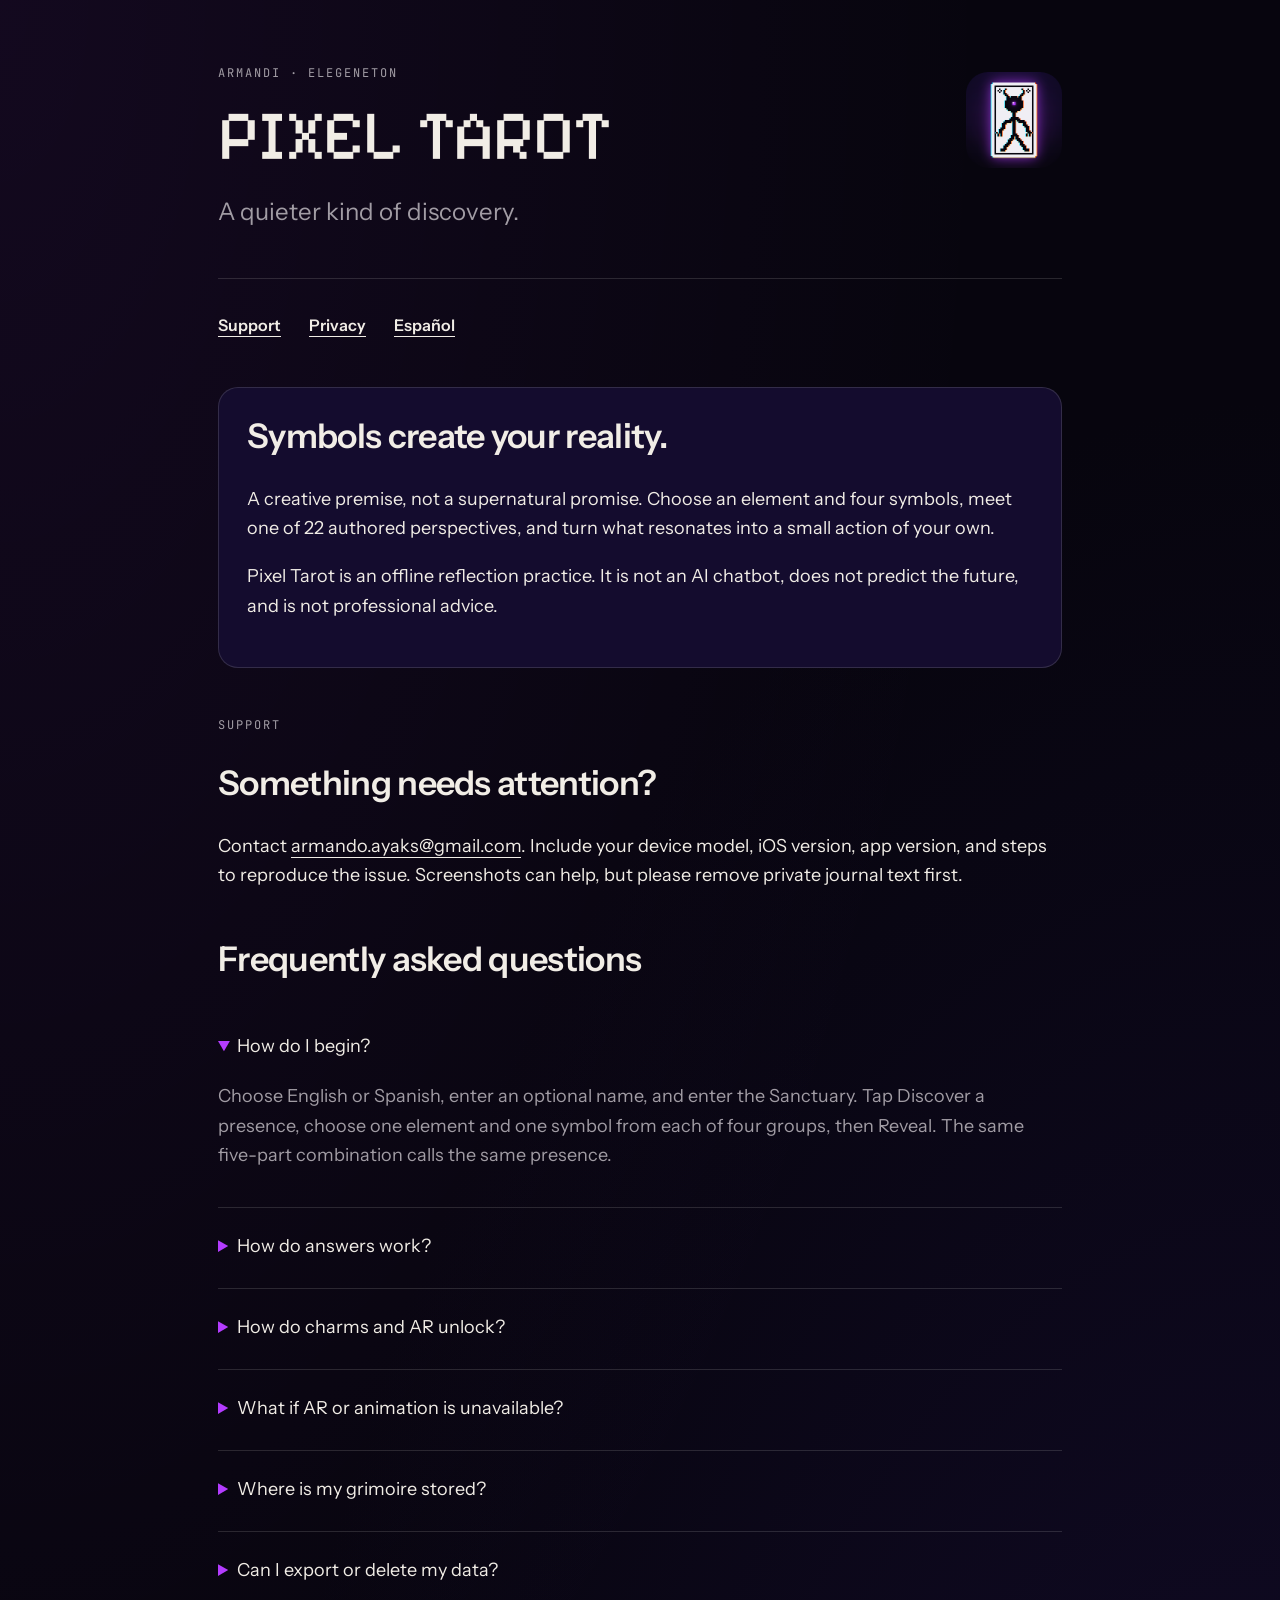
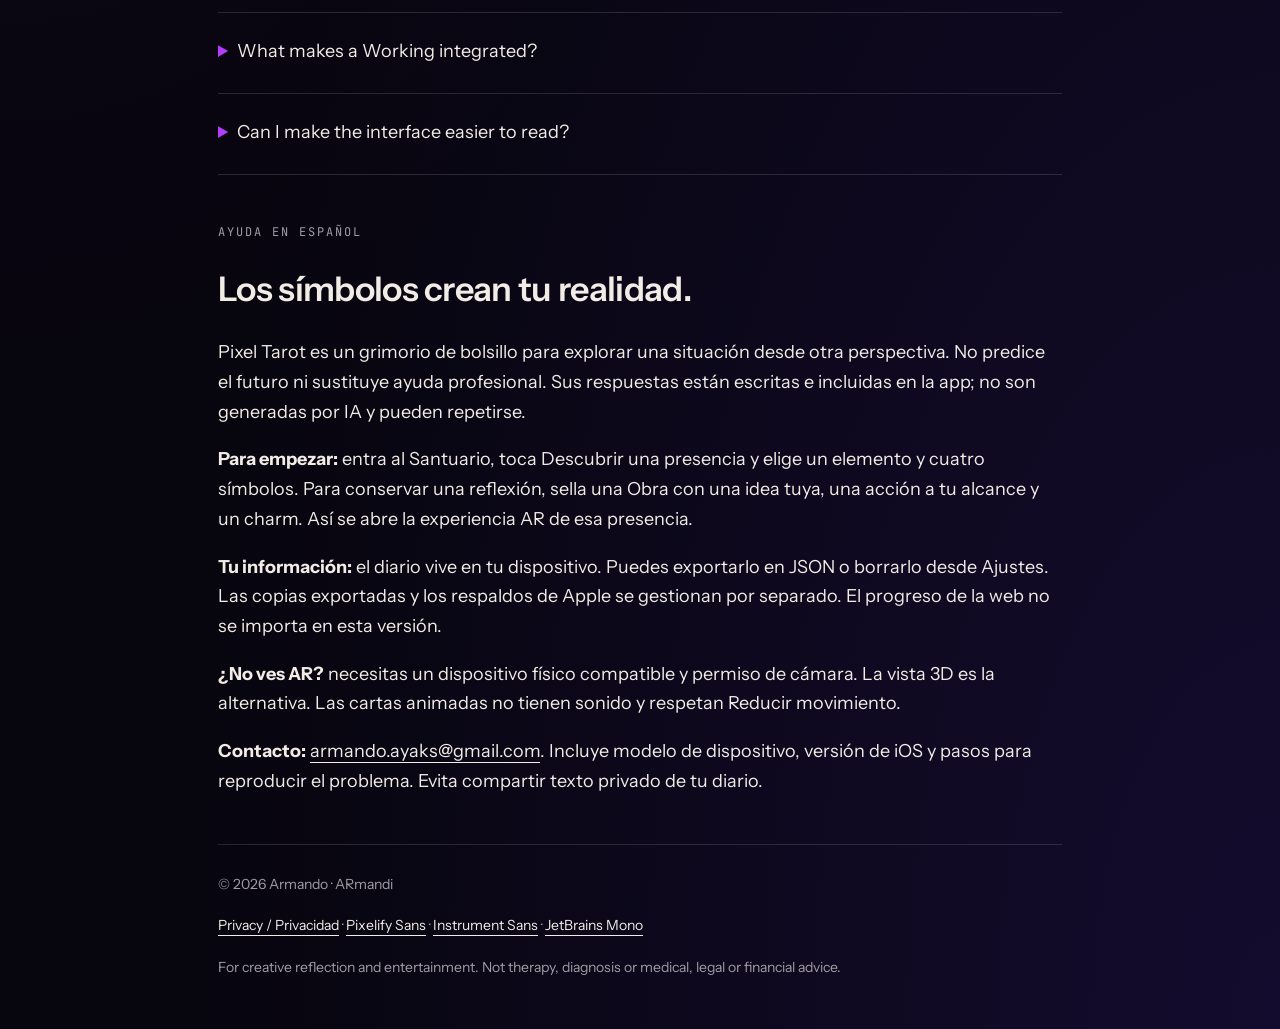
<file: index.html>
<!doctype html>
<html lang="en">
<head>
  <meta charset="utf-8">
  <meta name="viewport" content="width=device-width, initial-scale=1">
  <meta name="description" content="Support for Pixel Tarot, an offline symbolic oracle and personal grimoire by ARmandi.">
  <title>Pixel Tarot | Support</title>
  <link rel="stylesheet" href="style.css">
</head>
<body>
<main>
  <header><img src="icon.png" width="96" height="96" alt="Pixel Tarot app icon: a pixel tarot card with a horned stick figure"><p class="eyebrow">ARMANDI · ELEGENETON</p><h1>PIXEL TAROT</h1><p class="lead">A quieter kind of discovery.</p></header>
  <nav aria-label="Page sections"><a href="#support">Support</a><a href="privacy.html">Privacy</a><a href="#es" lang="es">Español</a></nav>
  <section class="panel"><h2>Symbols create your reality.</h2><p>A creative premise, not a supernatural promise. Choose an element and four symbols, meet one of 22 authored perspectives, and turn what resonates into a small action of your own.</p><p>Pixel Tarot is an offline reflection practice. It is not an AI chatbot, does not predict the future, and is not professional advice.</p></section>
  <section id="support"><p class="eyebrow">SUPPORT</p><h2>Something needs attention?</h2><p>Contact <a href="mailto:armando.ayaks@gmail.com?subject=Pixel%20Tarot%20Support">armando.ayaks@gmail.com</a>. Include your device model, iOS version, app version, and steps to reproduce the issue. Screenshots can help, but please remove private journal text first.</p></section>
  <section><h2>Frequently asked questions</h2>
    <details open><summary>How do I begin?</summary><p>Choose English or Spanish, enter an optional name, and enter the Sanctuary. Tap Discover a presence, choose one element and one symbol from each of four groups, then Reveal. The same five-part combination calls the same presence.</p></details>
    <details><summary>How do answers work?</summary><p>The app selects from a local library of written perspectives using rules for some topics and conversational intents. Each presence has its own voice. It is not generative AI and cannot understand every question; content will eventually repeat. You choose whether a perspective is useful.</p></details>
    <details><summary>How do charms and AR unlock?</summary><p>After a reflection, tap Seal this Working. Write an insight in your own words, choose a realistic action and a charm. Sealing opens that presence's AR chamber. In Egregodex, open the presence and choose Experience in AR. There are no paid pulls, timers or lost streaks.</p></details>
    <details><summary>What if AR or animation is unavailable?</summary><p>AR requires a compatible physical device and camera access. Quick Look can show the 3D object when AR is unavailable. Animations are silent; they pause in the background and respect Reduce Motion and the Animated cards setting. Your journal and collection remain available without AR.</p></details>
    <details><summary>Where is my grimoire stored?</summary><p>On your device, in the app's private storage. There is no account or cloud sync. Apple device backups may include it according to your settings. Browser and native-app collections are separate; this release does not import the web app's progress.</p></details>
    <details><summary>Can I export or delete my data?</summary><p>In Settings, use Export my grimoire (JSON), or Delete all my data. In Journal you can delete individual Workings. Exported copies and Apple backups are separate and are not erased by the app's reset. Export is for keeping a readable archive; importing it is not currently supported.</p></details>
    <details><summary>What makes a Working integrated?</summary><p>Return to Journal after trying your action, and record what actually happened. There is no deadline or required result. The observation, not repeated app use, completes the step.</p></details>
    <details><summary>Can I make the interface easier to read?</summary><p>Use iOS Text Size and accessibility settings. Cards preserve their proportions, text can grow and pages scroll when needed. On iPhone Duo the layout responds to available space, orientation and the active fold.</p></details>
  </section>
  <section id="es" lang="es"><p class="eyebrow">AYUDA EN ESPAÑOL</p><h2>Los símbolos crean tu realidad.</h2><p>Pixel Tarot es un grimorio de bolsillo para explorar una situación desde otra perspectiva. No predice el futuro ni sustituye ayuda profesional. Sus respuestas están escritas e incluidas en la app; no son generadas por IA y pueden repetirse.</p><p><strong>Para empezar:</strong> entra al Santuario, toca Descubrir una presencia y elige un elemento y cuatro símbolos. Para conservar una reflexión, sella una Obra con una idea tuya, una acción a tu alcance y un charm. Así se abre la experiencia AR de esa presencia.</p><p><strong>Tu información:</strong> el diario vive en tu dispositivo. Puedes exportarlo en JSON o borrarlo desde Ajustes. Las copias exportadas y los respaldos de Apple se gestionan por separado. El progreso de la web no se importa en esta versión.</p><p><strong>¿No ves AR?</strong> necesitas un dispositivo físico compatible y permiso de cámara. La vista 3D es la alternativa. Las cartas animadas no tienen sonido y respetan Reducir movimiento.</p><p><strong>Contacto:</strong> <a href="mailto:armando.ayaks@gmail.com?subject=Soporte%20Pixel%20Tarot">armando.ayaks@gmail.com</a>. Incluye modelo de dispositivo, versión de iOS y pasos para reproducir el problema. Evita compartir texto privado de tu diario.</p></section>
  <footer><p>© 2026 Armando · ARmandi</p><p><a href="privacy.html">Privacy / Privacidad</a> · <a href="OFL.txt">Pixelify Sans</a> · <a href="InstrumentSans-OFL.txt">Instrument Sans</a> · <a href="JetBrainsMono-OFL.txt">JetBrains Mono</a></p><p>For creative reflection and entertainment. Not therapy, diagnosis or medical, legal or financial advice.</p></footer>
</main>
</body>
</html>
</file>
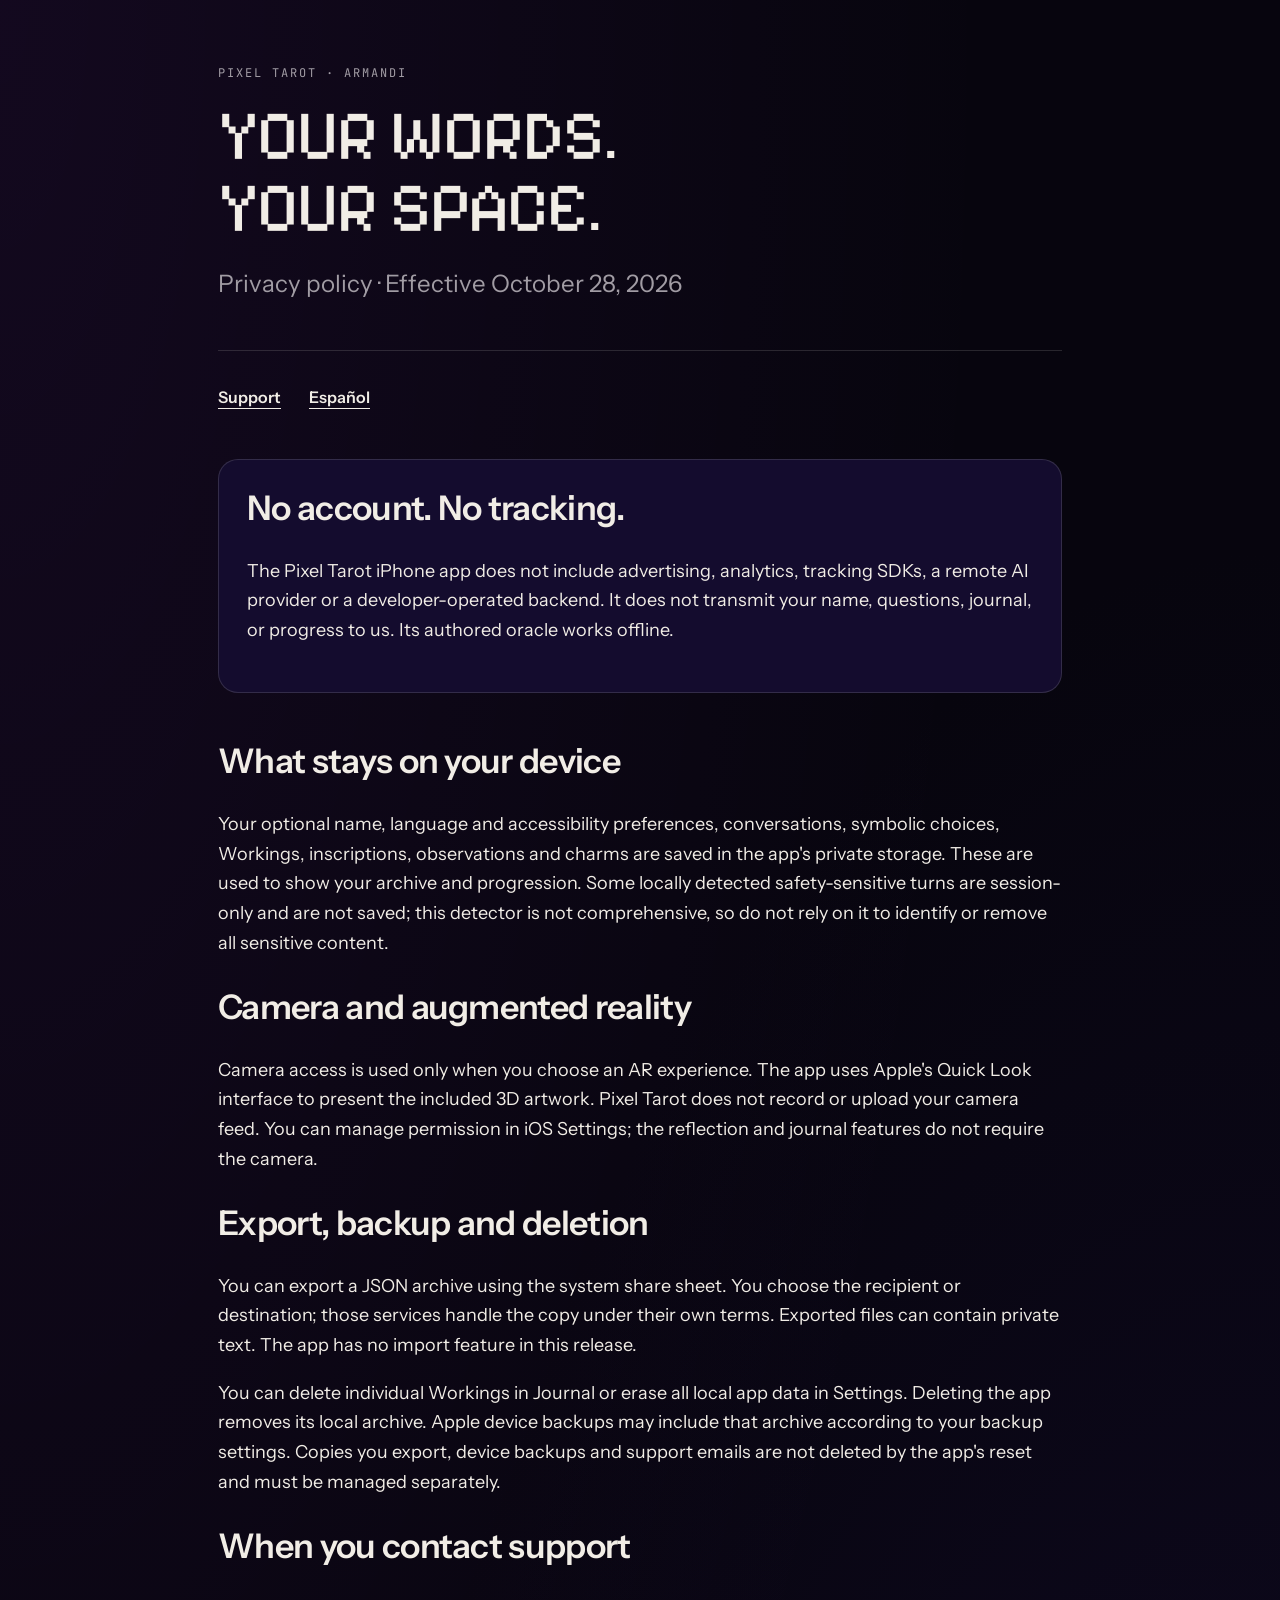
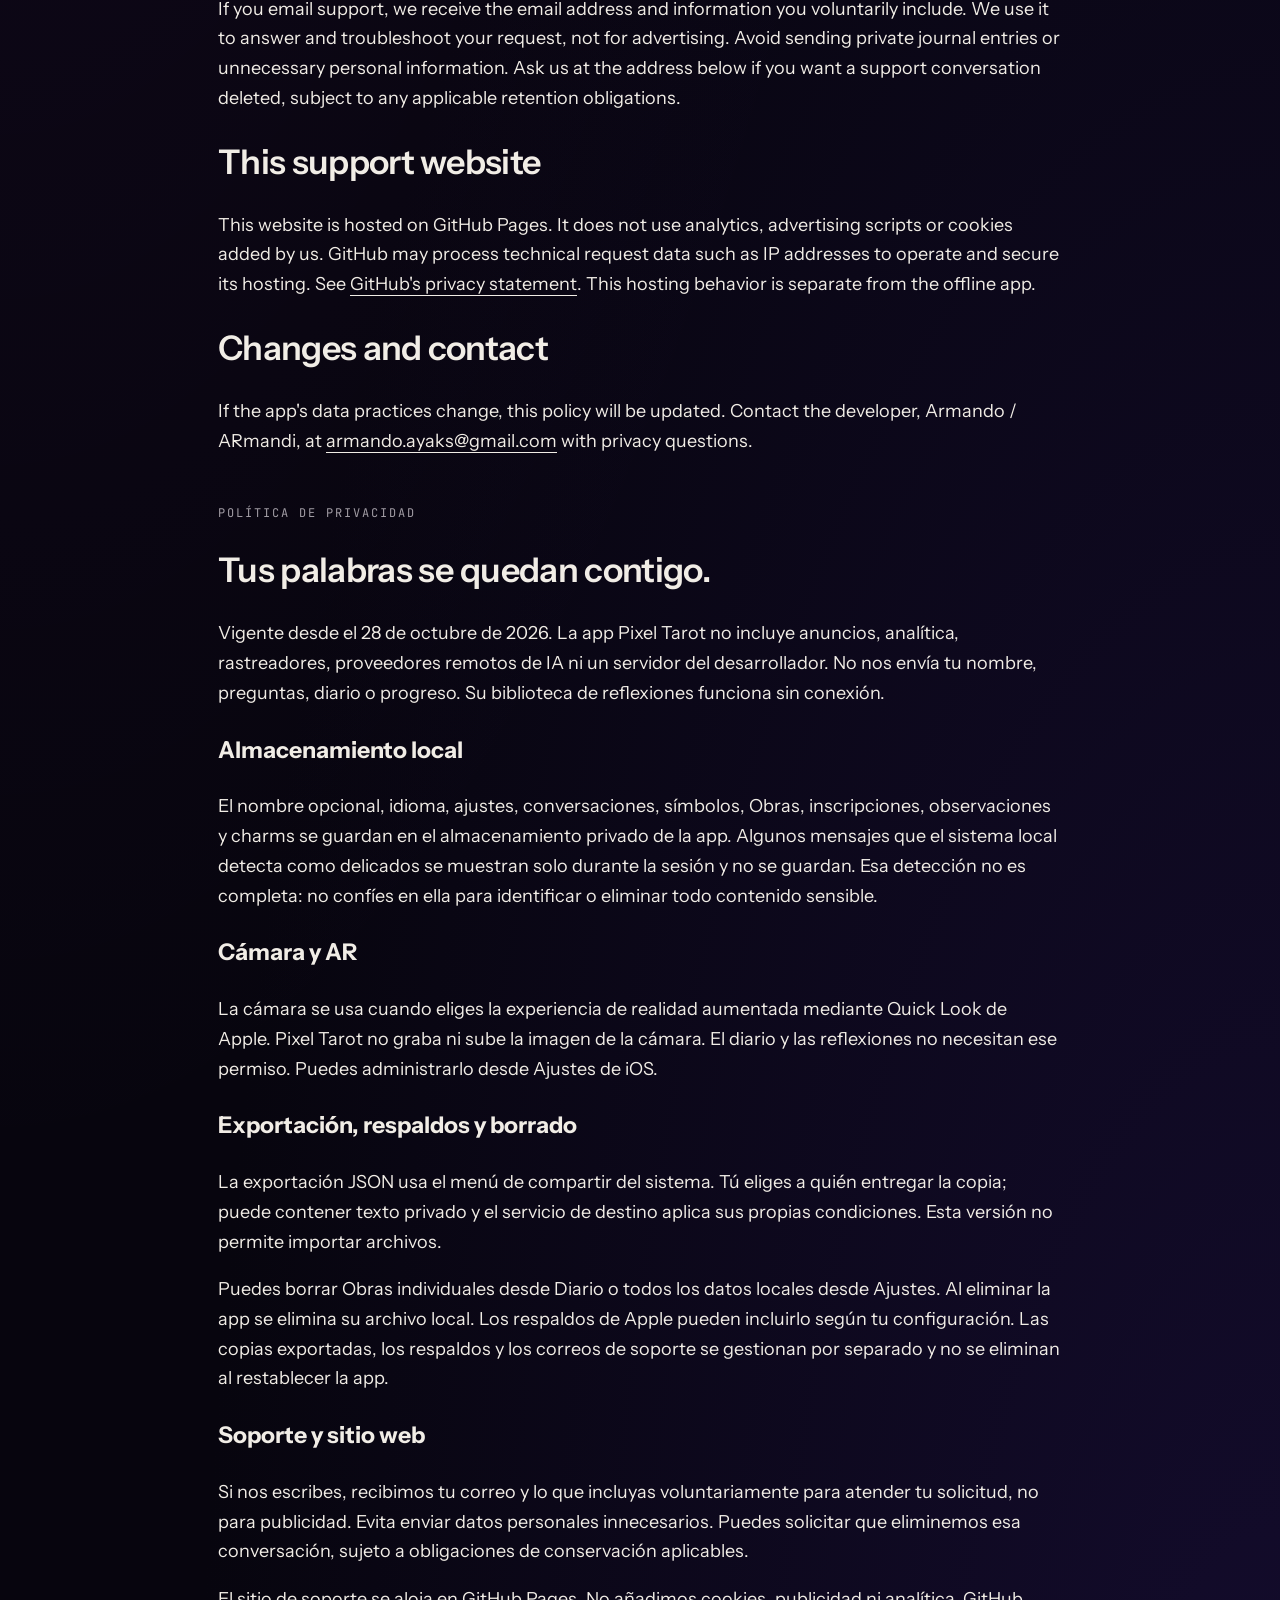
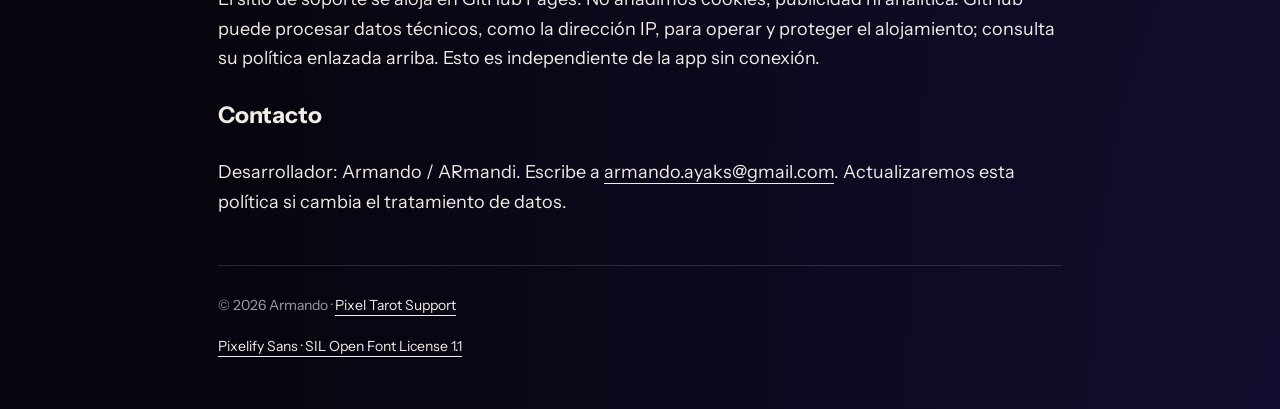
<file: privacy.html>
<!doctype html>
<html lang="en">
<head><meta charset="utf-8"><meta name="viewport" content="width=device-width, initial-scale=1"><meta name="description" content="Pixel Tarot privacy policy: local storage, no tracking, optional export and AR camera use."><title>Pixel Tarot | Privacy</title><link rel="stylesheet" href="style.css"></head>
<body><main>
<header><p class="eyebrow">PIXEL TAROT · ARMANDI</p><h1>YOUR WORDS.<br>YOUR SPACE.</h1><p class="lead">Privacy policy · Effective October 28, 2026</p></header>
<nav aria-label="Page sections"><a href="index.html">Support</a><a href="#es" lang="es">Español</a></nav>
<section class="panel"><h2>No account. No tracking.</h2><p>The Pixel Tarot iPhone app does not include advertising, analytics, tracking SDKs, a remote AI provider or a developer-operated backend. It does not transmit your name, questions, journal, or progress to us. Its authored oracle works offline.</p></section>
<section><h2>What stays on your device</h2><p>Your optional name, language and accessibility preferences, conversations, symbolic choices, Workings, inscriptions, observations and charms are saved in the app's private storage. These are used to show your archive and progression. Some locally detected safety-sensitive turns are session-only and are not saved; this detector is not comprehensive, so do not rely on it to identify or remove all sensitive content.</p><h2>Camera and augmented reality</h2><p>Camera access is used only when you choose an AR experience. The app uses Apple's Quick Look interface to present the included 3D artwork. Pixel Tarot does not record or upload your camera feed. You can manage permission in iOS Settings; the reflection and journal features do not require the camera.</p><h2>Export, backup and deletion</h2><p>You can export a JSON archive using the system share sheet. You choose the recipient or destination; those services handle the copy under their own terms. Exported files can contain private text. The app has no import feature in this release.</p><p>You can delete individual Workings in Journal or erase all local app data in Settings. Deleting the app removes its local archive. Apple device backups may include that archive according to your backup settings. Copies you export, device backups and support emails are not deleted by the app's reset and must be managed separately.</p><h2>When you contact support</h2><p>If you email support, we receive the email address and information you voluntarily include. We use it to answer and troubleshoot your request, not for advertising. Avoid sending private journal entries or unnecessary personal information. Ask us at the address below if you want a support conversation deleted, subject to any applicable retention obligations.</p><h2>This support website</h2><p>This website is hosted on GitHub Pages. It does not use analytics, advertising scripts or cookies added by us. GitHub may process technical request data such as IP addresses to operate and secure its hosting. See <a href="https://docs.github.com/en/site-policy/privacy-policies/github-general-privacy-statement">GitHub's privacy statement</a>. This hosting behavior is separate from the offline app.</p><h2>Changes and contact</h2><p>If the app's data practices change, this policy will be updated. Contact the developer, Armando / ARmandi, at <a href="mailto:armando.ayaks@gmail.com?subject=Pixel%20Tarot%20Privacy">armando.ayaks@gmail.com</a> with privacy questions.</p></section>
<section id="es" lang="es"><p class="eyebrow">POLÍTICA DE PRIVACIDAD</p><h2>Tus palabras se quedan contigo.</h2><p>Vigente desde el 28 de octubre de 2026. La app Pixel Tarot no incluye anuncios, analítica, rastreadores, proveedores remotos de IA ni un servidor del desarrollador. No nos envía tu nombre, preguntas, diario o progreso. Su biblioteca de reflexiones funciona sin conexión.</p><h3>Almacenamiento local</h3><p>El nombre opcional, idioma, ajustes, conversaciones, símbolos, Obras, inscripciones, observaciones y charms se guardan en el almacenamiento privado de la app. Algunos mensajes que el sistema local detecta como delicados se muestran solo durante la sesión y no se guardan. Esa detección no es completa: no confíes en ella para identificar o eliminar todo contenido sensible.</p><h3>Cámara y AR</h3><p>La cámara se usa cuando eliges la experiencia de realidad aumentada mediante Quick Look de Apple. Pixel Tarot no graba ni sube la imagen de la cámara. El diario y las reflexiones no necesitan ese permiso. Puedes administrarlo desde Ajustes de iOS.</p><h3>Exportación, respaldos y borrado</h3><p>La exportación JSON usa el menú de compartir del sistema. Tú eliges a quién entregar la copia; puede contener texto privado y el servicio de destino aplica sus propias condiciones. Esta versión no permite importar archivos.</p><p>Puedes borrar Obras individuales desde Diario o todos los datos locales desde Ajustes. Al eliminar la app se elimina su archivo local. Los respaldos de Apple pueden incluirlo según tu configuración. Las copias exportadas, los respaldos y los correos de soporte se gestionan por separado y no se eliminan al restablecer la app.</p><h3>Soporte y sitio web</h3><p>Si nos escribes, recibimos tu correo y lo que incluyas voluntariamente para atender tu solicitud, no para publicidad. Evita enviar datos personales innecesarios. Puedes solicitar que eliminemos esa conversación, sujeto a obligaciones de conservación aplicables.</p><p>El sitio de soporte se aloja en GitHub Pages. No añadimos cookies, publicidad ni analítica. GitHub puede procesar datos técnicos, como la dirección IP, para operar y proteger el alojamiento; consulta su política enlazada arriba. Esto es independiente de la app sin conexión.</p><h3>Contacto</h3><p>Desarrollador: Armando / ARmandi. Escribe a <a href="mailto:armando.ayaks@gmail.com?subject=Privacidad%20Pixel%20Tarot">armando.ayaks@gmail.com</a>. Actualizaremos esta política si cambia el tratamiento de datos.</p></section>
<footer><p>© 2026 Armando · <a href="index.html">Pixel Tarot Support</a></p><p><a href="OFL.txt">Pixelify Sans · SIL Open Font License 1.1</a></p></footer>
</main></body></html>
</file>
<file: style.css>
@font-face{font-family:Pixelify;src:url('PixelifySans.ttf') format('truetype');font-weight:400 700;font-display:swap}
@font-face{font-family:Instrument;src:url('InstrumentSans.ttf') format('truetype');font-weight:400 700;font-display:swap}
@font-face{font-family:JetBrains;src:url('JetBrainsMono.ttf') format('truetype');font-weight:100 800;font-display:swap}
:root{color-scheme:dark;--ink:#07050e;--panel:#140c2e;--text:#f1ede6;--muted:#a19ca4;--violet:#b43cff;--line:#f1ede624}
*{box-sizing:border-box}
html{scroll-behavior:smooth;scroll-padding-top:24px}
body{margin:0;color:var(--text);font:18px/1.65 Instrument,sans-serif;background:radial-gradient(ellipse at top left,#b43cff12,transparent 55%),radial-gradient(ellipse at bottom right,var(--panel),transparent 60%),var(--ink)}
main{max-width:900px;margin:auto;padding:64px 28px 32px}
header{padding-bottom:28px;border-bottom:1px solid var(--line)}
header img{float:right;border-radius:22px;margin:8px 0 24px 24px}
h1{font:clamp(38px,8vw,70px)/1.03 Pixelify,monospace;margin:12px 0 20px;letter-spacing:-1px}
h2{font-size:clamp(25px,4vw,34px);line-height:1.2;font-weight:600;color:var(--text);letter-spacing:-.02em}
h3{font-size:23px;color:var(--text)}
p{margin:0 0 18px}
.eyebrow{font:12px/1.5 JetBrains,monospace;letter-spacing:2px;color:var(--muted)}
.lead{font-size:24px;color:var(--muted)}
a{color:var(--text);text-decoration-thickness:1px;text-underline-offset:5px;overflow-wrap:anywhere}
a:hover{text-decoration-color:var(--violet);text-decoration-thickness:2px}
a:focus-visible,summary:focus-visible{outline:2px solid var(--violet);outline-offset:6px;border-radius:3px}
nav{display:flex;flex-wrap:wrap;gap:8px 28px;padding:24px 0 40px}
nav a{display:inline-flex;align-items:center;min-height:44px;font:600 16px Instrument,sans-serif}
section{margin-bottom:48px}
.panel{padding:28px;border:1px solid var(--line);border-radius:20px;background:var(--panel)}
.panel h2{margin-top:0}
details{border-bottom:1px solid var(--line);padding:18px 0}
summary{cursor:pointer;color:var(--text);padding:8px 0;line-height:1.4;min-height:44px}
summary::marker{color:var(--violet)}
details p{padding-top:12px;color:var(--muted)}
footer{border-top:1px solid var(--line);padding-top:28px;font-size:14px;color:var(--muted)}
[lang=es]{scroll-margin-top:24px}
strong{color:var(--text)}
@media(max-width:520px){main{padding:36px 20px}header img{width:64px;height:64px;border-radius:16px}body{font-size:17px}.panel{padding:22px}.lead{font-size:20px}}
@media(prefers-reduced-motion:reduce){html{scroll-behavior:auto}}
</file>
